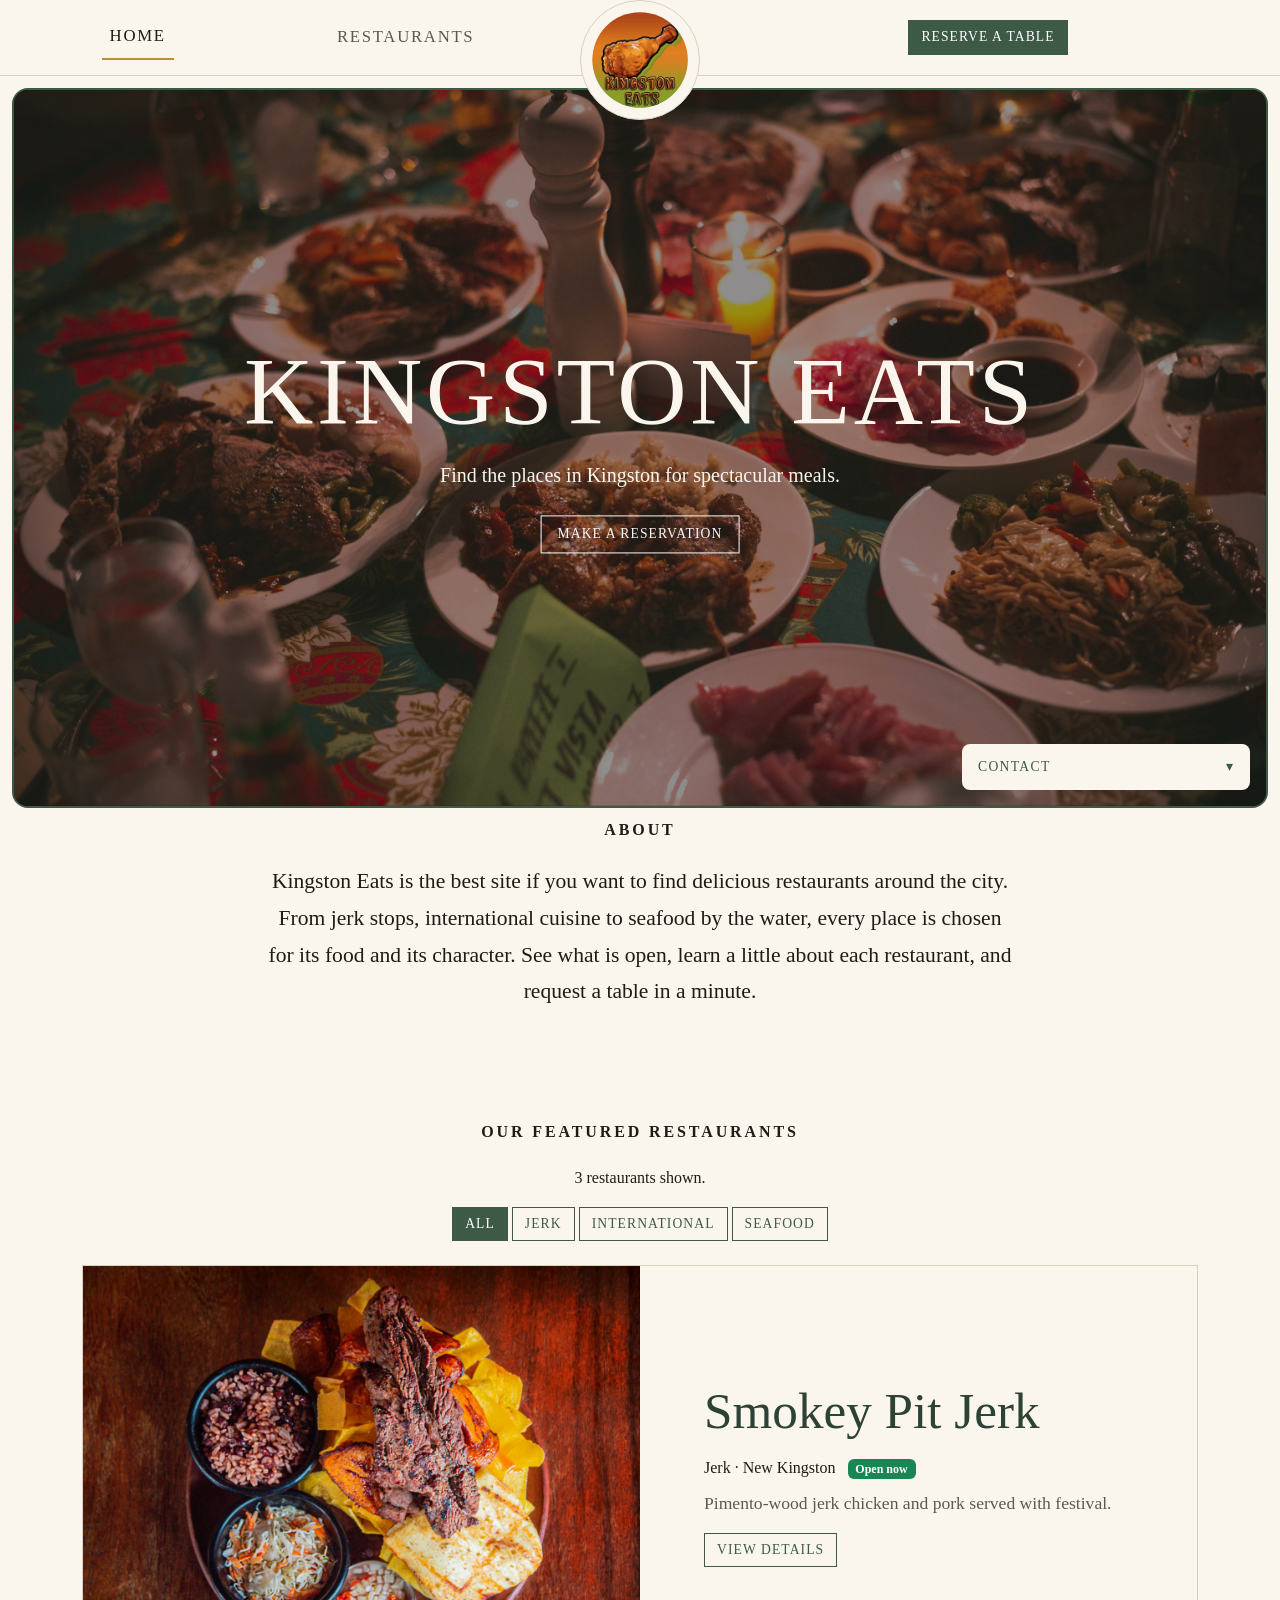
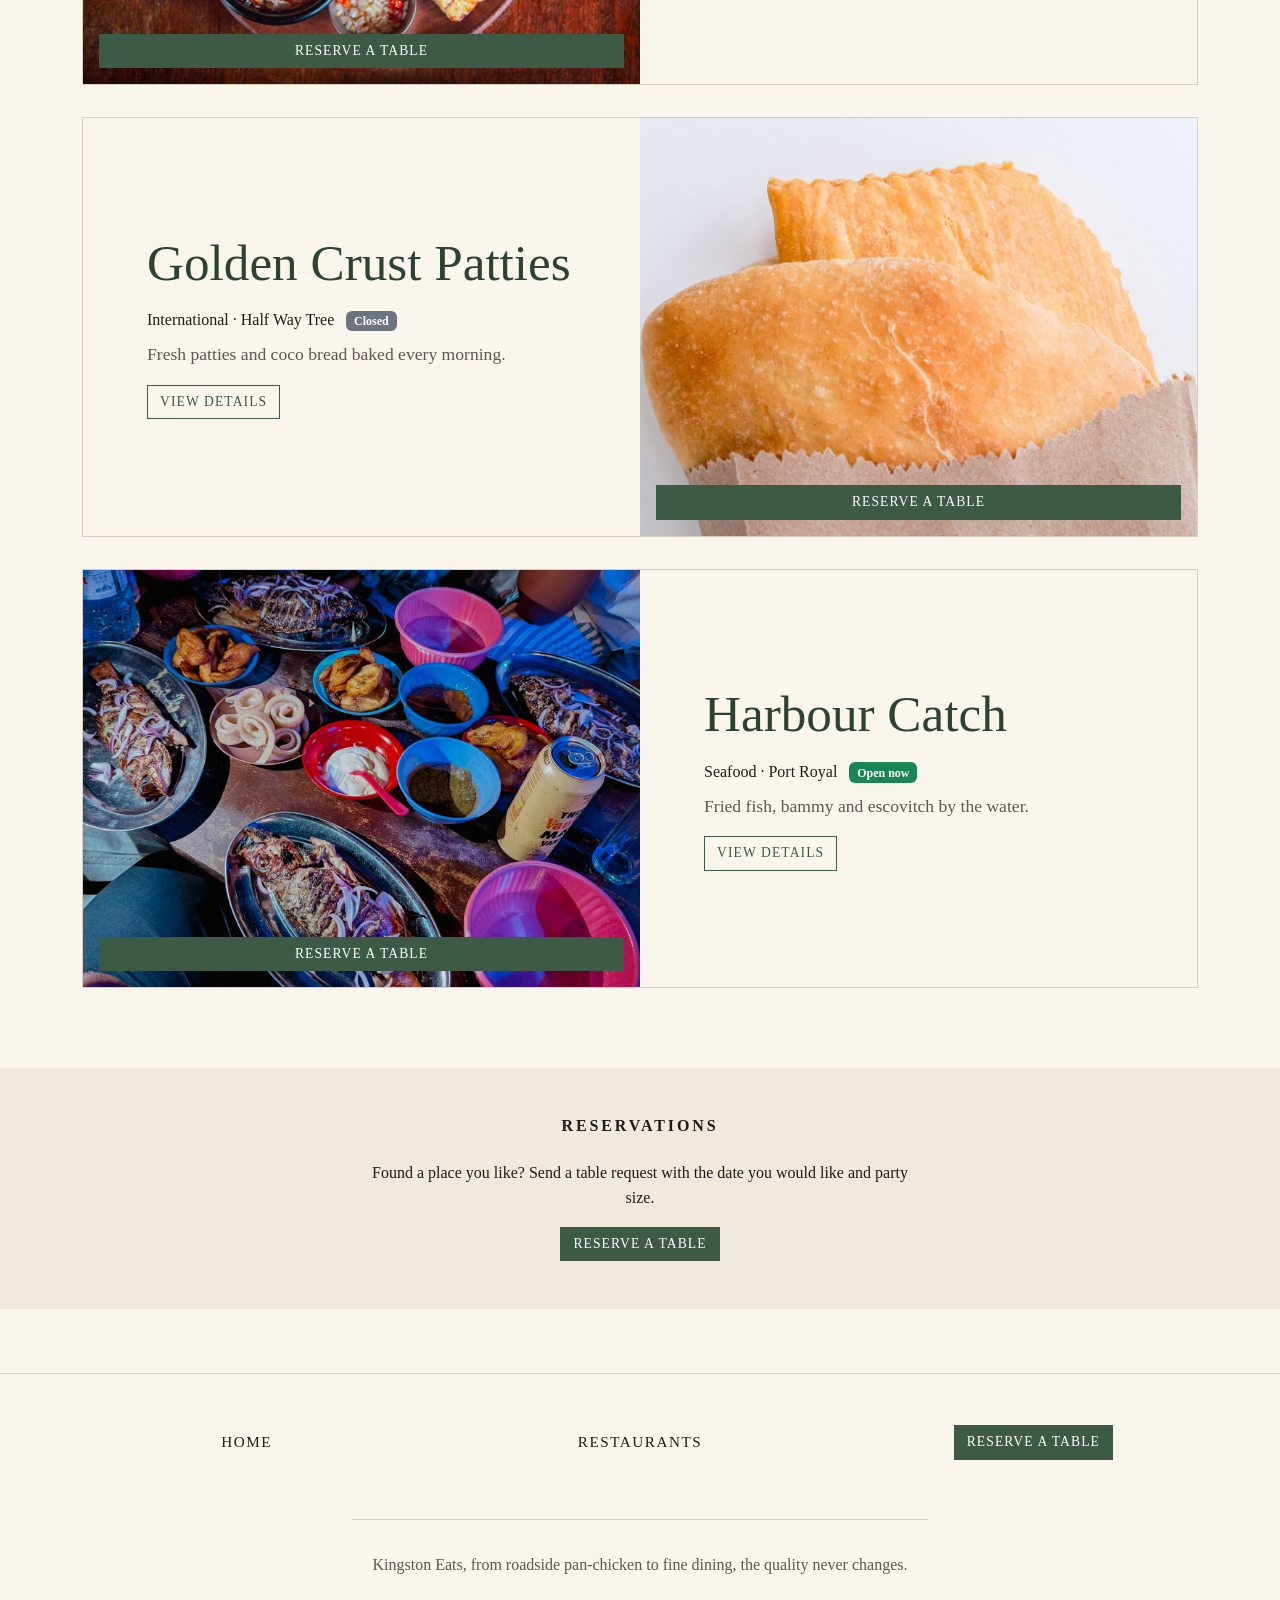
<file: index.html>
<!DOCTYPE html>
<html lang="en">
    <head>
        <meta charset="UTF-8">
        <meta name="viewport" content="width=device-width, initial-scale=1">
        <title> Kingston Eats | Home </title>
        <link rel="icon" type="image/jpeg" href="images/KingsEats.jpg">
        <!-- Bootstrap CSS is loaded first so that the css can override it -->
  <link href="https://cdn.jsdelivr.net/npm/bootstrap@5.3.8/dist/css/bootstrap.min.css" rel="stylesheet">
  <link href="css/styles.css" rel="stylesheet">
    </head>

    <body>
        <!-- For reference, I based my project from the site, https://kingrestaurant.nyc/ and https://www.commanderspalace.com/-->
        <a class="visually-hidden-focusable" href="#main-content">Skip to main content</a>
       
         <!-- Kingston Eats brand with the menu underneath, similar to the reference-->
      <header class="site-header">
  <a class="brand-badge" href="index.html">
    <img class="site-logo" src="images/KingsEats.jpg" alt="Kingston Eats home">
  </a>
  <nav class="navbar navbar-expand-lg site-nav justify-content-center" aria-label="Primary">
    <button class="navbar-toggler" type="button"
            data-bs-toggle="collapse" data-bs-target="#mainNav"
            aria-controls="mainNav" aria-expanded="false" aria-label="Toggle navigation">
      <span class="navbar-toggler-icon"></span>
    </button>
    <div class="collapse navbar-collapse" id="mainNav">
      <ul class="navbar-nav nav-left">
        <li class="nav-item"><a class="nav-link active" aria-current="page" href="index.html">Home</a></li>
        <li class="nav-item"><a class="nav-link" href="restaurants.html">Restaurants</a></li>
      </ul>
      <ul class="navbar-nav nav-right">
        <li class="nav-item"><a class="btn btn-primary nav-reserve" href="reserve.html">Reserve a table</a></li>
      </ul>
    </div>
  </nav>
</header>

          <!-- MAIN: the main content of the page to attract attention. -->
  <main id="main-content" tabindex="-1"></main>
  <section class="hero-frame" aria-label="Kingston Eats slideshow">
  <div id="featuredCarousel" class="carousel slide hero-carousel" data-bs-ride="carousel" data-bs-interval="3000">
    <div class="carousel-inner">
      <div class="carousel-item active"><img src="images/international.jpg" alt="Image showing International Cuisine"></div>
      <div class="carousel-item"><img src="images/lots fish.jpg" alt="Image showing a diverse amount of Fish"></div>
      <div class="carousel-item"><img src="images/steamed bun.jpg" alt="Image showing a Jerk Bun"></div>
       <div class="carousel-item"><img src="images/food.jpg" alt="Image showing a wide array of food "></div>
      <div class="carousel-item"><img src="images/jerk.jpg" alt="Image showing Jerk chicken"></div>
    </div>
  </div>

  <div class="hero-content text-center">
    <h1 class="hero-title">Kingston Eats</h1>
    <p class="hero-tagline">Find the places in Kingston for spectacular meals. </p>
    <a class="btn btn-outline-light btn-lg" href="reserve.html">Make a reservation</a>
  </div>

  <div class="contact-card">
    <button class="contact-toggle" type="button" data-bs-toggle="collapse"
            data-bs-target="#contactInfo" aria-expanded="false" aria-controls="contactInfo">
      Contact <span aria-hidden="true">&#9662;</span>
    </button>
    <div class="collapse" id="contactInfo">
      <address class="mt-2 mb-0 small">
        +1 (876) 555-0100<br>
        hello@kingstoneats.example<br>
        Half Way Tree, Kingston
      </address>
    </div>
  </div>
</section>

     <!-- One large, centred paragraph, like the reference site's About section -->
    <section id="about" class="container text-center pb-5">
      <h2 class="section-title">About</h2>
      <p class="about-text col-lg-8 mx-auto">
        Kingston Eats is the best site if you want to find delicious restaurants around the city. 
        From jerk stops, international cuisine to seafood by the water, every place is chosen for its food and
        its character. See what is open, learn a little about each restaurant, and
        request a table in a minute.
      </p>
    </section>

     <section id="featured" class="container py-5">
      <h2 class="section-title text-center">Our Featured restaurants</h2>
      <p id="featured-summary" class="text-center" aria-live="polite"></p>

      <div class="text-center mb-4">
        <button class="btn btn-outline-primary filter-button active" data-filter="all">All</button>
        <button class="btn btn-outline-primary filter-button" data-filter="Jerk">Jerk</button>
        <button class="btn btn-outline-primary filter-button" data-filter="International">International</button>
        <button class="btn btn-outline-primary filter-button" data-filter="Seafood">Seafood</button>
      </div>

      <!-- JavaScript builds the cards here -->
      <div id="featured-list"></div>
    </section>

    <section class="reserve text-center py-5">
      <div class="container">
        <h2 class="section-title">Reservations</h2>
        <p class="col-lg-6 mx-auto">
          Found a place you like? Send a table request with the date you would like and party size.
        </p>
        <a class="btn btn-primary" href="reserve.html">Reserve a table</a>
      </div>
    </section>
  </main>

  <!-- The modal class indicates that this is a Bootstrap modal,
    while fade adds a fading effect during the modal's appearance.-->
  <div class="modal fade" id="restaurantModal" tabindex="-1"
       aria-labelledby="restaurantModalLabel" aria-hidden="true">
    <div class="modal-dialog">
        <!-- This section wraps the entire content of the modal, including the header, body, and footer.-->
      <div class="modal-content">
        <div class="modal-header">
          <h2 class="modal-title h5" id="restaurantModalLabel">Restaurant</h2>
          <!-- This button allows users to close the modal. -->
          <button type="button" class="btn-close" data-bs-dismiss="modal" aria-label="Close"></button>
        </div>
        <div class="modal-body">
          <p id="modal-description"></p>
          <p id="modal-area"></p>
          <p id="modal-rating"></p>
          <p id="modal-status" class="fw-bold mb-0"></p>
        </div>
        <div class="modal-footer">
          <a id="reserve-link" href="reserve.html" class="btn btn-primary">Reserve a table</a>
        </div>
      </div>
    </div>
  </div>
  <!--Footer section for the Website-->
 <footer class="site-footer">
  <div class="footer-bar">
    <nav class="footer-nav" aria-label="Footer">
      <ul class="footer-links">
        <li><a href="index.html">Home</a></li>
        <li><a href="restaurants.html">Restaurants</a></li>
         <li><a class="btn btn-primary" href="reserve.html">Reserve a table</a></li>
    </nav>
  </div>
    <p class="footer-note">Kingston Eats, from roadside pan-chicken to fine dining, the quality never changes.</p>
  </footer>

  <script src="https://cdn.jsdelivr.net/npm/bootstrap@5.3.8/dist/js/bootstrap.bundle.min.js"
          integrity="sha384-FKyoEForCGlyvwx9Hj09JcYn3nv7wiPVlz7YYwJrWVcXK/BmnVDxM+D2scQbITxI"
          crossorigin="anonymous"></script>
  <script src="js/app.js"></script>  
    </body>
</html>
</file>
<file: css/styles.css>
/* Using a colour scheme that utilizes the Jamaican colours
Colours: cream, charcoal and green, with a thin gold accent */
:root {
  --paper: #faf6ee;
  --surface: #f0e9dc;
  --ink: #1f1b17;
  --muted: #5f574e;
  --line: #d9cfbf;
  --leaf: #3d5a47;
  --leaf-hover: #2c4234;
  --gold: #b8923a;
}

body {
  font-family: "Times New Roman", Georgia, Garamond;
  line-height: 1.6;
  color: var(--ink);
  background-color: var(--paper);
}

/* Serif for headings and the brand gives the elegant, restaurant feel */
h1, h2, h3, .brand {
  font-family: Georgia, "Times New Roman", Garamond;
  font-weight: 400;
}

/* Header */
.site-header {
  position: relative;
  z-index: 20;
  background-color: var(--paper);
  border-bottom: 1px solid var(--line);
}

.brand-badge {
  display: grid;
  place-items: center;
  width: 6.5rem;
  height: 6.5rem;
  margin: 0.75rem auto 0;
  border-radius: 50%;
  background-color: var(--paper);
}

.site-nav .navbar-nav {
  align-items: center;
}

.nav-reserve[aria-current="page"] {
  box-shadow: 0 4px 0 var(--gold);
}

/* Hero */
.hero-frame {
  position: relative;
  height: 80vh;
  min-height: 30rem;
  margin: 0.75rem;
  border: 2px solid var(--leaf);
  border-radius: 1rem;
  overflow: hidden;
  background-color: var(--ink);
}

.hero-frame::after {
  content: "";
  position: absolute;
  inset: 0;
  z-index: 1;
  background-color: rgba(31, 27, 23, 0.45);
  pointer-events: none;
}

.hero-carousel,
.hero-carousel .carousel-inner,
.hero-carousel .carousel-item {
  height: 100%;
}

.hero-carousel .carousel-item img {
  width: 100%;
  height: 100%;
  max-height: none;
  aspect-ratio: auto;
  object-fit: cover;
}

.hero-content {
  position: absolute;
  top: 50%;
  left: 50%;
  z-index: 2;
  width: 90%;
  color: var(--paper);
  transform: translate(-50%, -50%);
}

.hero-title {
  font-size: clamp(2.75rem, 8vw, 6rem);
  line-height: 1.05;
  letter-spacing: 0.04em;
  text-transform: uppercase;
}

.hero-tagline {
  margin: 1rem 0 1.5rem;
  font-size: 1.25rem;
}

.hero-pause {
  position: absolute;
  top: 1rem;
  left: 1rem;
  z-index: 3;
}

.contact-card {
  position: absolute;
  right: 1rem;
  bottom: 1rem;
  z-index: 3;
  width: min(18rem, calc(100% - 2rem));
  padding: 0.75rem 1rem;
  border-radius: 0.5rem;
  color: var(--ink);
  background-color: var(--paper);
}

.contact-toggle {
  display: flex;
  justify-content: space-between;
  width: 100%;
  padding: 0;
  border: 0;
  color: var(--leaf);
  background: none;
  font-size: 0.85rem;
  letter-spacing: 0.1em;
  text-transform: uppercase;
}

/* Large screens: links either side of a logo that hangs below the bar */
@media (min-width: 62rem) {
  .site-header { height: 4.75rem; }

  .brand-badge {
    position: absolute;
    top: 0;
    left: 50%;
    width: 7.5rem;
    height: 7.5rem;
    margin: 0;
    border: 1px solid var(--line);
    transform: translateX(-50%);
  }

.brand-badge .site-logo { height: 6.5rem; }

  .site-nav { height: 100%; padding-inline: 1.5rem; }

  .nav-left,
  .nav-right {
    flex: 1;
    flex-direction: row;
    justify-content: space-around;
  }

  .nav-left { margin-right: 5rem; }
  .nav-right { margin-left: 5rem; }
}

.navbar {
  --bs-navbar-color: var(--muted);
  --bs-navbar-hover-color: var(--ink);
  --bs-navbar-active-color: var(--ink);
}
.navbar .nav-link {
  padding: 0.5rem 1.25rem;
  font-size: 1.05rem;
  letter-spacing: 0.1em;
  text-transform: uppercase;
}

.navbar .nav-link.active {
  border-bottom: 2px solid var(--gold);
}

/* Small spaced-out section labels, like ABOUT and RESERVATIONS on the reference */
.section-title {
  margin-bottom: 1.5rem;
  font-family: "Times New Roman", Georgia, Garamond;
  font-size: 1rem;
  font-weight: 700;
  letter-spacing: 0.18em;
  text-transform: uppercase;
}

.about-text {
  font-family: Georgia, "Times New Roman", Garamond;
  font-size: 1.35rem;
  line-height: 1.7;
}
.reserve {
  background-color: var(--surface);
}

/* Cards: flat with thin borders, makes it look more aesthetic*/
.card {
  border-color: var(--line);
  border-radius: 0;
  background-color: var(--paper);
}

.card-title {
  font-family: Georgia, "Times New Roman", Garamond;
}

/* Buttons:green square corners, small spaced out text */
.btn {
  border-radius: 0;
  font-size: 0.85rem;
  letter-spacing: 0.08em;
  text-transform: uppercase;
}

.btn-primary {
  --bs-btn-bg: var(--leaf);
  --bs-btn-border-color: var(--leaf);
  --bs-btn-hover-bg: var(--leaf-hover);
  --bs-btn-hover-border-color: var(--leaf-hover);
  --bs-btn-active-bg: var(--leaf-hover);
  --bs-btn-active-border-color: var(--leaf-hover);
}

.btn-outline-primary {
  --bs-btn-color: var(--leaf);
  --bs-btn-border-color: var(--leaf);
  --bs-btn-hover-bg: var(--leaf);
  --bs-btn-hover-border-color: var(--leaf);
  --bs-btn-active-bg: var(--leaf);
  --bs-btn-active-border-color: var(--leaf);
}

/*Footer */
.site-footer {
  margin-top: 4rem;
  border-top: 1px solid var(--line);
  background-color: var(--paper);
  text-align: center;
}

.footer-nav {
  padding: 3rem 1.5rem 0;
}

.footer-links {
  display: grid;
  gap: 0.75rem;
  align-items: center;
  justify-items: center;
  margin: 0;
  padding: 0;
  list-style: none;
}

.footer-links a:not(.btn) {
  display: inline-block;
  padding: 0.5rem 0;
  color: var(--ink);
  font-size: 0.95rem;
  letter-spacing: 0.1em;
  text-decoration: none;
  text-transform: uppercase;
}

.footer-links a:not(.btn):hover {
  text-decoration: underline;
  text-decoration-color: var(--gold);
  text-decoration-thickness: 2px;
  text-underline-offset: 0.4em;
}

.footer-note {
  max-width: 36rem;
  margin: 3.5rem auto 0;
  padding: 2rem 1rem 3rem;
  border-top: 1px solid var(--line);
  color: var(--muted);
  font-family: Georgia, "Times New Roman", serif;
  font-size: 1rem;
}

@media (min-width: 36rem) {
  .footer-links {
    grid-auto-flow: column;
    grid-auto-columns: 1fr;
    padding-inline: 2rem;
  }
}

/* Visible keyboard focus */
a:focus-visible,
button:focus-visible,
main:focus {
  outline: 3px solid var(--gold);
  outline-offset: 3px;
}

/*Logo css*/
.site-logo {
  display: block;
  height: 5.5rem;
  width: auto;
  margin-inline: auto;
  border-radius: 50%;
  clip-path: circle(46%);
}

/*restaurant images css */
.restaurant-photo {
  aspect-ratio: 4 / 3;
  object-fit: cover;
  border-radius: 0;
}
/* Featured cards css */
.featured-row {
  margin-bottom: 2rem;
  border: 1px solid var(--line);
  background-color: var(--paper);
}

.featured-photo-wrap {
  position: relative;
}

.featured-photo {
  display: block;
  width: 100%;
  height: 100%;
  min-height: 18rem;
  aspect-ratio: 4 / 3;
  object-fit: cover;
}

.featured-reserve {
  position: absolute;
  right: 1rem;
  bottom: 1rem;
  left: 1rem;
}

.featured-text {
  display: flex;
  flex-direction: column;
  align-items: flex-start;
  justify-content: center;
  padding: 2rem;
}

.featured-name {
  margin-bottom: 1rem;
  color: var(--leaf-hover);
  font-size: clamp(2rem, 4vw, 3.25rem);
  line-height: 1.1;
}

.featured-description {
  max-width: 34rem;
  color: var(--muted);
  font-size: 1.1rem;
}

.alert { border-radius: 0; }

@media (min-width: 62rem) {
  .featured-text { padding: 3rem 4rem; }
  .featured-photo { min-height: 26rem; }
}

/*Restaurants banner*/
.page-banner {
  height: 45vh;
  min-height: 18rem;
}

.page-banner-img {
  display: block;
  width: 100%;
  height: 100%;
  object-fit: cover;
}

.page-banner .hero-title {
  font-size: clamp(2.5rem, 6vw, 4.5rem);
}

/*Reserve banner*/
.page-hero-img {
  display: block;
  width: 100%;
  aspect-ratio: 21 / 9;
  max-height: 26rem;
  object-fit: cover;
}

/*Reserve page spacing*/
.info-row {
  padding-block: 2.5rem;
  border-top: 1px solid var(--line);
}

.size-list dt {
  font-family: Georgia, "Times New Roman", Garamond, serif;
  font-size: 1.15rem;
  font-weight: 400;
}
</file>
